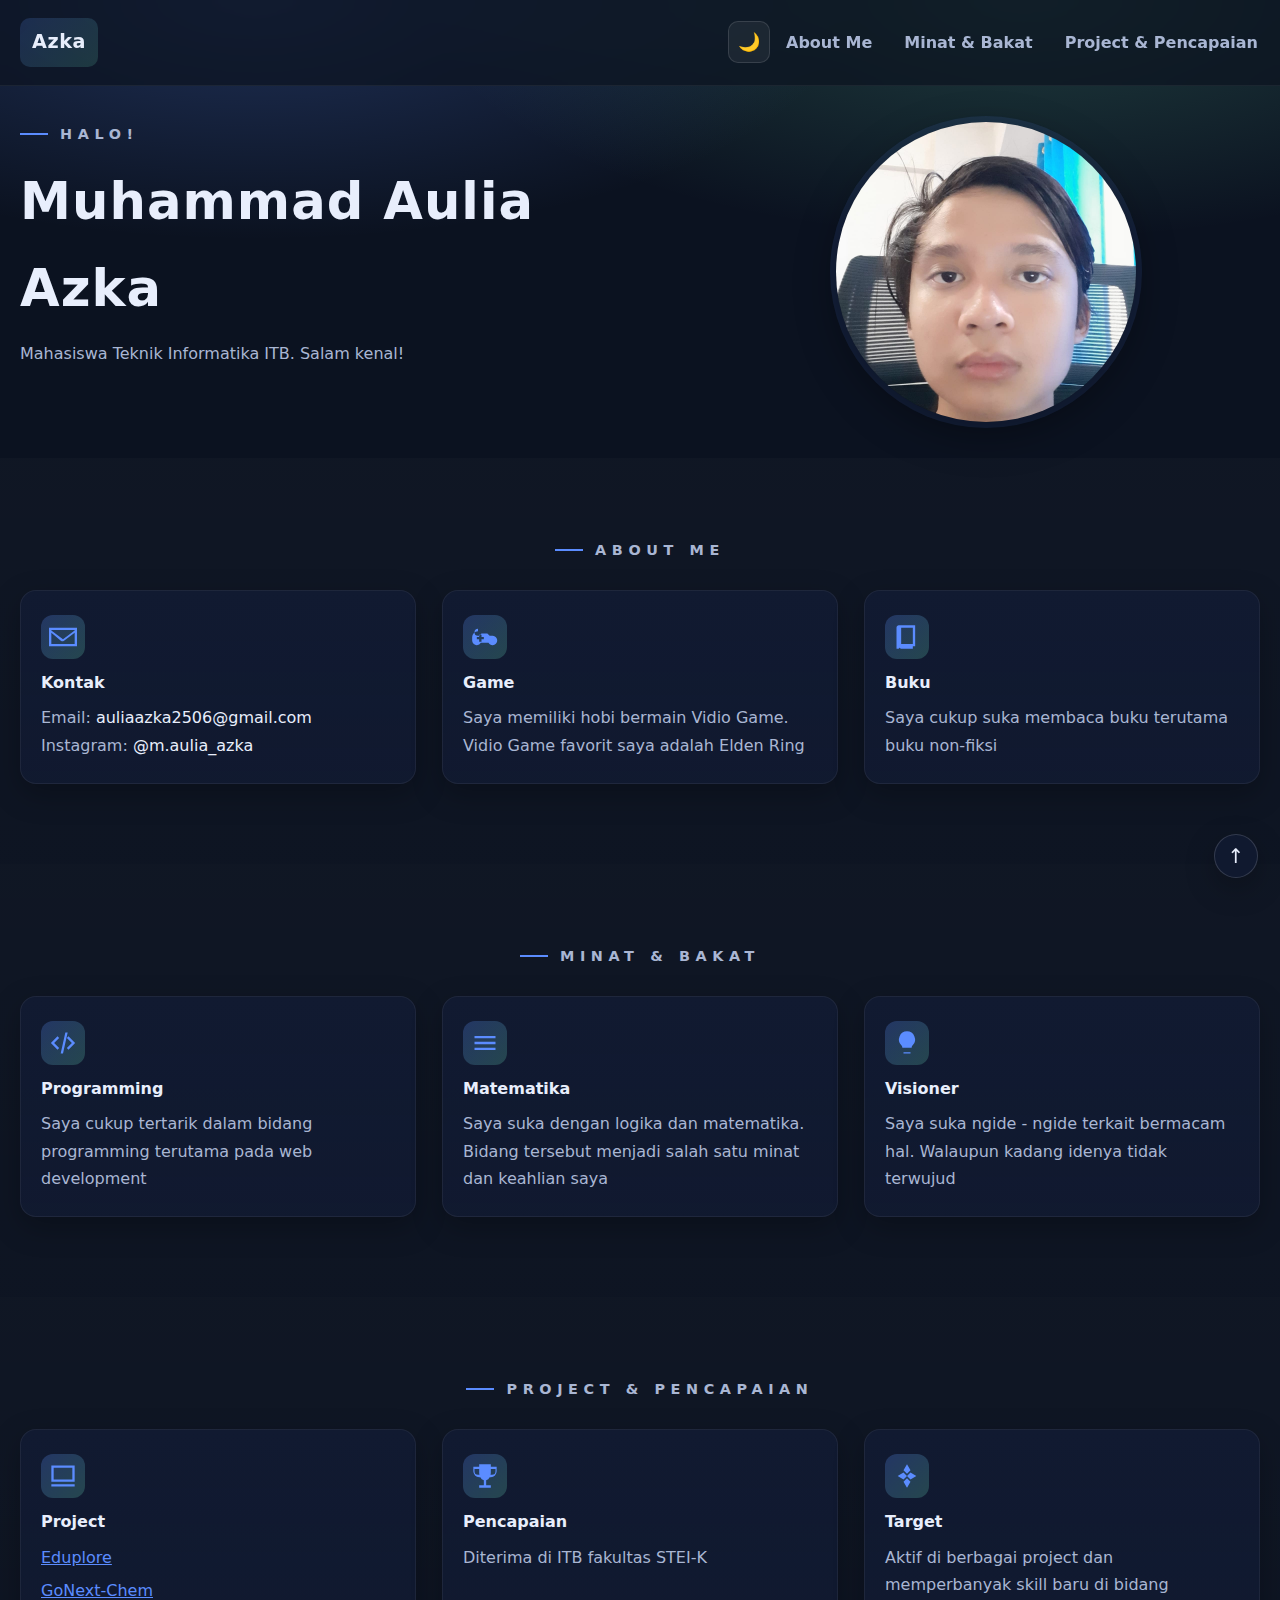
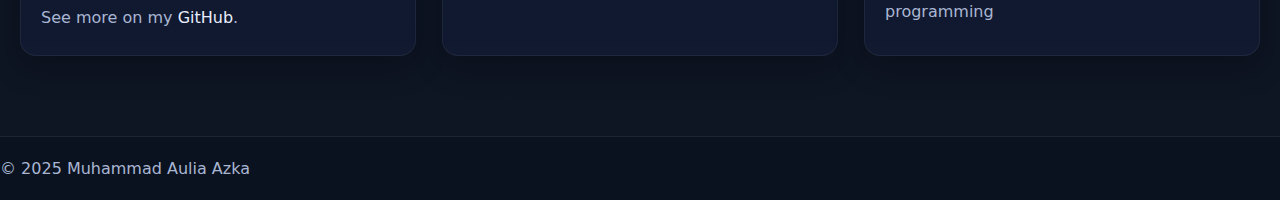
<file: index.html>
<!DOCTYPE html>

<html>
    <head>
        <meta charset="UTF-8"/>
        <meta http-equiv="X-UA-Compatible" content="IE-edge"/>
        <meta name="viewport" content="width=device-width, initial-scale=1.0"/>
        <title>Muhammad Aulia Azka</title>
        <meta name="description" content="Web Portofolio"/>
        <link rel="stylesheet" href="src/style/style.css"/>
    </head>
    <body>
        <!-- Navbar -->
        <header class="site-header">
            <div class="main-container">
                <div class="nav">
                    <a class="logo" href="#hero" aria-label="Kembali ke Paling Atas">Azka</a>
                    <input type="checkbox" id="nav-toggle" class="nav-toggle" />
                    <label for="nav-toggle" class="burger">
                        <span class="line-1"></span>
                        <span class="line-2"></span>
                        <span class="line-3"></span>
                    </label>
                    <input type="checkbox" id="theme-toggle" class="theme-toggle" hidden>
                    <label for="theme-toggle" class="theme-btn"></label>
                    <nav class="nav-links">
                        <ul>
                            <li><a href="#about">About Me</a></li>
                            <li><a href="#minat-bakat">Minat & Bakat</a></li>
                            <li><a href="#projects">Project & Pencapaian</a></li>
                        </ul>
                    </nav>
                </div>
            </div>
        </header>

        <!-- Hero -->
        <section id="hero" class="section">
            <div class="main-container hero-wrap">
                <div class="hero-left">
                    <h3 class="pre-title">Halo!</h3>
                    <h1 class="hero-name">Muhammad Aulia Azka</h1>
                    <p class="hero-sub">
                        Mahasiswa Teknik Informatika ITB. Salam kenal!
                    </p>

                </div>

                <div class="hero-right">
                    <div class="avatar">
                        <img 
                        src="img/Foto Profile.jpg" alt="Foto Profile Muhammad Aulia Azka" width="350" height="350" loading="lazy"/>
                    </div>
                </div>
            </div>
        </section>

        <!-- About -->
        <section id="about" class="section soft-bg">
            <div class="main-container">
                <h3 class="pre-title center">About Me</h3>
                <div class="grid-3">
                    <!-- Kontak -->
                    <article class="card">
                        <div class="card-icon">
                            <svg width="28" height="28" viewBox="0 0 24 24" fill="currentColor"><path d="M24 4v16H0V4h24ZM2 6v.5l10 7.5L22 6.5V6H2Zm0 12h20V8.3l-9.4 7.06a2 2 0 0 1-2.2 0L2 8.3V18Z"/></svg>
                        </div>
                        <h4>Kontak</h4>
                        <p>
                            Email: <a class="text-link" href="mailto:auliaazka2506@gmail.com">auliaazka2506@gmail.com</a><br />
                            Instagram: <a class="text-link" href="https://instagram.com/m.aulia_azka" target="_blank" rel="noopener">@m.aulia_azka</a>
                        </p>
                    </article>
                    <!-- Games -->
                    <article class="card">
                        <div class="card-icon">
                            <svg width="28" height="28" viewBox="0 0 24 24" fill="currentColor"><path d="M6 7a5 5 0 0 0-5 5v3a4 4 0 0 0 4 4 3.99 3.99 0 0 0 3.465-2H15a4 4 0 1 0 3.535-6H16l-2-2H9l-2 2H6a3 3 0 0 1 0-6Zm1 3h2v2h2v2H9v2H7v-2H5v-2h2v-2Z"/></svg>
                        </div>
                        <h4>Game</h4>
                        <p>
                            Saya memiliki hobi bermain Vidio Game. Vidio Game favorit saya adalah Elden Ring
                        </p>
                    </article>
                    <!-- Books -->
                     <article class="card">
                        <div class="card-icon">
                            <svg width="28" height="28" viewBox="0 0 24 24" fill="currentColor"><path d="M3 4c0-1.1.9-2 2-2h14v18H7a2 2 0 0 0-2 2H3V4Zm4 0v14h10V4H7Zm0 16h10v2H7a2 2 0 1 1 0-4h10v2H7Z"/></svg>
                        </div>
                        <h4>Buku</h4>
                        <p>
                            Saya cukup suka membaca buku terutama buku non-fiksi
                        </p>
                     </article>
                </div>
            </div>
        </section>

        <!-- Mina & Bakat -->
        <section id="minat-bakat" class="section soft-bg">
            <div class="main-container">
                <h3 class="pre-title center">Minat &amp; Bakat</h3>

                <div class="grid-3">
                    <!-- Programming -->
                    <article class="card">
                        <div class="card-icon">
                            <svg width="28" height="28" viewBox="0 0 24 24" fill="currentColor"><path d="m8.7 16.3-1.4 1.4L1.6 12l5.7-5.7 1.4 1.4L4.4 12l4.3 4.3Zm6.6 0 4.3-4.3-4.3-4.3 1.4-1.4L22.4 12l-5.7 5.7-1.4-1.4ZM14 3l-4 18h2l4-18h-2Z"/></svg>
                        </div>
                        <h4>Programming</h4>
                        <p>
                            Saya cukup tertarik dalam bidang programming terutama pada web development
                        </p>
                    </article>
                    <!-- Matematika -->
                    <article class="card">
                        <div class="card-icon">
                            <svg width="28" height="28" viewBox="0 0 24 24" fill="currentColor"><path d="M3 6h18v2H3V6Zm0 5h18v2H3v-2Zm0 5h18v2H3v-2Z"/></svg>
                        </div>
                        <h4>Matematika</h4>
                        <p>
                            Saya suka dengan logika dan matematika. Bidang tersebut menjadi salah satu minat dan keahlian saya
                        </p>
                    </article>
                    <!-- Visioner -->
                    <article class="card">
                        <div class="card-icon">
                            <svg width="28" height="28" viewBox="0 0 24 24" fill="currentColor"><path d="M9 21h6v-1H9v1Zm3-19a7 7 0 0 0-4.9 11.9c.7.7.9 1.2.9 2.1h8c0-.9.2-1.4.9-2.1A7 7 0 0 0 12 2Z"/></svg>
                        </div>
                        <h4>Visioner</h4>
                        <p>
                            Saya suka ngide - ngide terkait bermacam hal. Walaupun kadang idenya tidak terwujud
                        </p>
                    </article>
                </div>
            </div>
        </section>

        <!-- Project & Pencapaian -->
        <section id="projects" class="section soft-bg">
            <div class="main-container">
                <h3 class="pre-title center">Project &amp; Pencapaian</h3>

                <div class="grid-3">
                    <!-- projects -->
                    <article class="card">
                        <div class="card-icon">
                            <svg width="28" height="28" viewBox="0 0 24 24" fill="currentColor"><path d="M2 3h20v14H2V3Zm2 2v10h16V5H4Zm-2 14h20v2H2v-2Z"/></svg>
                        </div>
                        <h4>Project</h4>
                        <ul class="project-list">
                            <li><a href="https://github.com/Azzkaaaa/Eduplore" target="_blank" rel="noopener noreferrer">Eduplore</a></li>
                            <li><a href="https://github.com/Azzkaaaa/Tubes2_GoNext-Chem" target="_blank" rel="noopener noreferrer">GoNext-Chem</a></li>
                        </ul>

                        <p>See more on my
                            <a href="https://github.com/Azzkaaaa" target="_blank" rel="noopener noreferrer">GitHub</a>.
                        </p>
                    </article>
                    <!-- Pencapaian -->
                    <article class="card">
                        <div class="card-icon">
                            <svg width="28" height="28" viewBox="0 0 24 24" fill="currentColor"><path d="M17 4V2H7v2H2v4a5 5 0 0 0 5 5h1a5 5 0 0 0 3 2.7V20H7v2h10v-2h-4v-4.3A5 5 0 0 0 16 13h1a5 5 0 0 0 5-5V4h-5ZM6 11a3 3 0 0 1-3-3V6h4v3c0 .7.1 1.4.3 2H6Zm15-3a3 3 0 0 1-3 3h-1.3c.2-.6.3-1.3.3-2V6h4v2Z"/></svg>
                        </div>
                        <h4>Pencapaian</h4>
                        <p>Diterima di ITB fakultas STEI-K</p>
                    </article>
                    <!-- Target -->
                    <article class="card">
                        <div class="card-icon">
                            <svg width="28" height="28" viewBox="0 0 24 24" fill="currentColor"><path d="m12 2 3 5-3 3-3-3 3-5Zm8 10-5 3-3-3 3-3 5 3ZM4 12l5-3 3 3-3 3-5-3Zm8 10-3-5 3-3 3 3-3 5Z"/></svg>
                        </div>
                        <h4>Target</h4>
                        <p>Aktif di berbagai project dan memperbanyak skill baru di bidang programming</p>
                    </article>
                </div>
            </div>
        </section>

        <!-- Footer -->
        <footer class="site-footer">
            <div class="main-container footer-inner">
                <p>© 2025 Muhammad Aulia Azka</p>
            </div>

            <a href="#hero" class="back-to-top">↑</a>
        </footer>
    </body>
</html>
</file>
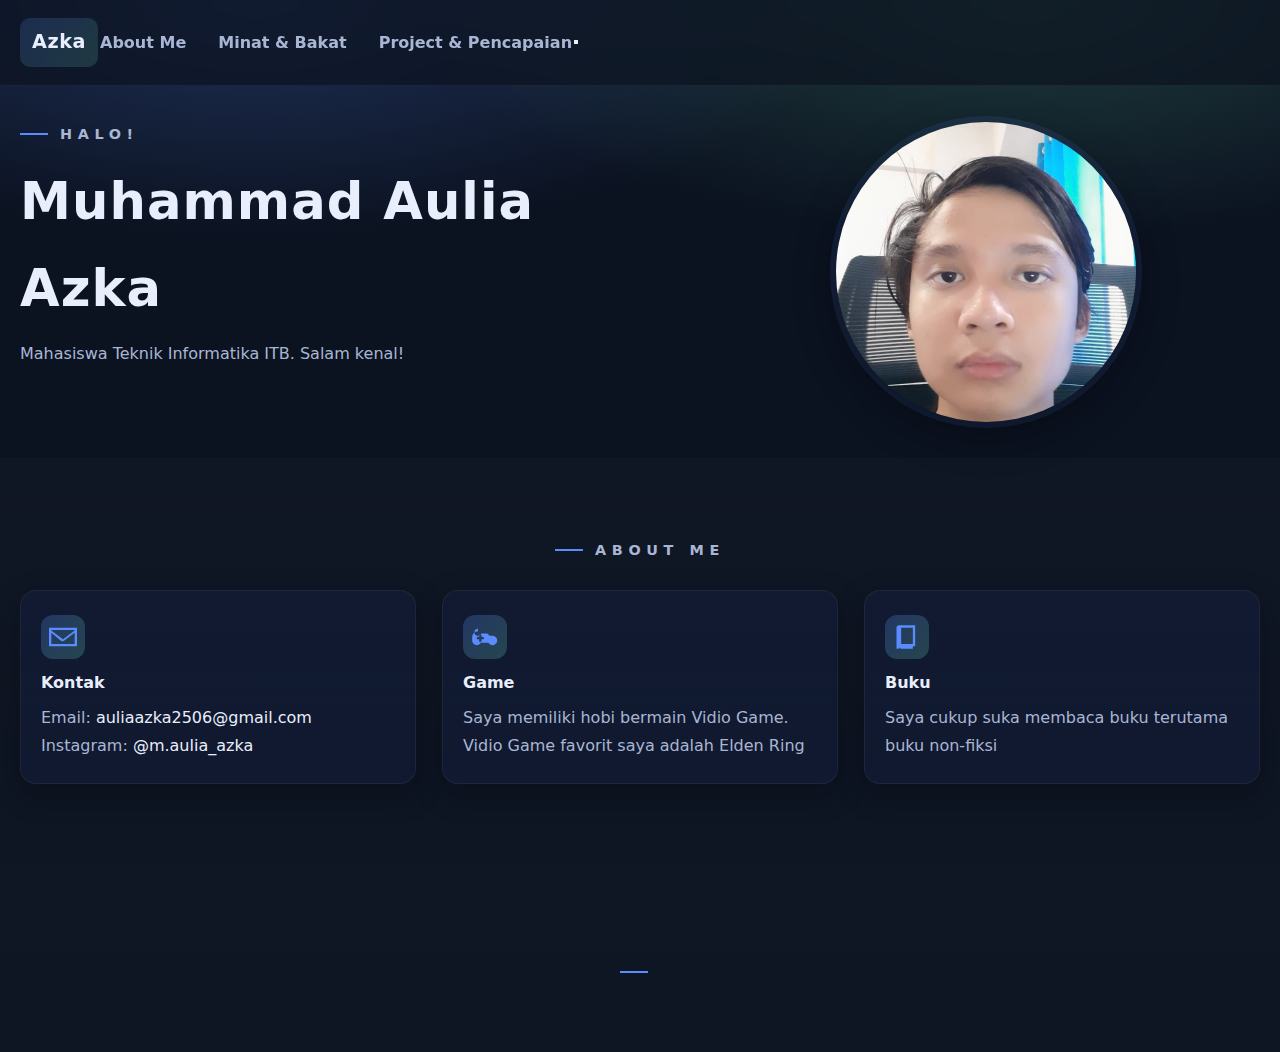
<file: src/html/index.html>
<!DOCTYPE html>

<html>
    <head>
        <meta charset="UTF-8"/>
        <meta http-equiv="X-UA-Compatible" content="IE-edge"/>
        <meta name="viewport" content="width=device-width, initial-scale=1.0"/>
        <title>Muhammad Aulia Azka</title>
        <meta name="description" content="Web Portofolio"/>
        <link rel="stylesheet" href="../style/style.css"/>
    </head>
    <body>

        <!-- Navbar -->
        <header class="site-header">
            <div class="main-container">
                <div class="nav">
                    <a class="logo" href="#hero" aria-label="Kembali ke Paling Atas">Azka</a>
                    <nav class="nav-links" aria-label="Navigasi Utama">
                        <ul>
                            <li><a href="#about">About Me</a></li>
                            <li><a href="#minat-bakat">Minat & Bakat</a></li>
                            <li><a href="#projects">Project & Pencapaian</a></li>
                        </ul>
                    </nav>
    
                    <button class="Burger" aria-label="Buka Menu">
                        <span class="line-1"></span>
                        <span class="line-2"></span>
                        <span class="line-2"></span>
                    </button>
                </div>
            </div>
        </header>

        <!-- Hero -->
        <section id="hero" class="section">
            <div class="main-container hero-wrap">
                <div class="hero-left">
                    <h3 class="pre-title">Halo!</h3>
                    <h1 class="hero-name">Muhammad Aulia Azka</h1>
                    <p class="hero-sub">
                        Mahasiswa Teknik Informatika ITB. Salam kenal!
                    </p>

                </div>

                <div class="hero-right">
                    <div class="avatar">
                        <img 
                        src="/img/Foto Profile.jpg" alt="Foto Profile Muhammad Aulia Azka" width="350" height="350" loading="lazy"/>
                    </div>
                </div>
            </div>
        </section>

        <!-- About -->
        <section id="about" class="section soft-bg">
            <div class="main-container">
                <h3 class="pre-title center">About Me</h3>
                <div class="grid-3">
                    <!-- Kontak -->
                    <article class="card">
                        <div class="card-icon" aria-hidden="true">
                            <svg width="28" height="28" viewBox="0 0 24 24" fill="currentColor"><path d="M24 4v16H0V4h24ZM2 6v.5l10 7.5L22 6.5V6H2Zm0 12h20V8.3l-9.4 7.06a2 2 0 0 1-2.2 0L2 8.3V18Z"/></svg>
                        </div>
                        <h4>Kontak</h4>
                        <p>
                            Email: <a class="text-link" href="mailto:auliaazka2506@gmail.com">auliaazka2506@gmail.com</a><br />
                            Instagram: <a class="text-link" href="https://instagram.com/m.aulia_azka" target="_blank" rel="noopener">@m.aulia_azka</a>
                        </p>
                    </article>
                    <!-- Games -->
                    <article class="card">
                        <div class="card-icon" aria-hidden="true">
                            <svg width="28" height="28" viewBox="0 0 24 24" fill="currentColor"><path d="M6 7a5 5 0 0 0-5 5v3a4 4 0 0 0 4 4 3.99 3.99 0 0 0 3.465-2H15a4 4 0 1 0 3.535-6H16l-2-2H9l-2 2H6a3 3 0 0 1 0-6Zm1 3h2v2h2v2H9v2H7v-2H5v-2h2v-2Z"/></svg>
                        </div>
                        <h4>Game</h4>
                        <p>
                            Saya memiliki hobi bermain Vidio Game. Vidio Game favorit saya adalah Elden Ring
                        </p>
                    </article>
                    <!-- Books -->
                     <article class="card">
                        <div class="card-icon" aria-hidden="true">
                            <svg width="28" height="28" viewBox="0 0 24 24" fill="currentColor"><path d="M3 4c0-1.1.9-2 2-2h14v18H7a2 2 0 0 0-2 2H3V4Zm4 0v14h10V4H7Zm0 16h10v2H7a2 2 0 1 1 0-4h10v2H7Z"/></svg>
                        </div>
                        <h4>Buku</h4>
                        <p>
                            Saya cukup suka membaca buku terutama buku non-fiksi
                        </p>
                     </article>
                </div>
            </div>
        </section>

        <!-- Mina & Bakat -->
        <section id="minat-bakat" class="section soft-bg">
            <div class="main-container">
                <h3 class="pre-title center"></h3>
            </div>
        </section>
    </body>
</html>
</file>
<file: src/style/style.css>
*{
    box-sizing: border-box; 
    margin: 0; 
    padding: 0;
}

:root{
  --bg: #0b1220;
  --bg-soft: #0f1629;
  --card: #111a31;
  --text: #e8eefc;
  --muted: #a9b6d3;
  --accent: #5b8cff;
  --accent-2: #6ee7b7;
  --shadow: 0 10px 30px rgba(0,0,0,.25);
}

html{scroll-behavior: smooth;}

body{
  font-family: system-ui, -apple-system, "Segoe UI", Roboto, Arial, "Noto Sans", sans-serif;
  color: var(--text);
  background:
  radial-gradient(1000px 400px at 20% 0%, rgba(91,140,255,0.25), transparent 60%),
  radial-gradient(1000px 400px at 80% 0%, rgba(110,231,183,0.20), transparent 60%),
  var(--bg);
  line-height: 1.7;
}

img{display: block; max-width: 100%; height: auto;}

a{color: var(--text); text-decoration: none;}
a.text-link{color: var(--text); text-decoration: none;}
a.text-link:hover{opacity: .9;}

.main-container{max-width: 1400px; margin: 0 auto; padding: 0 20px;}

.section{
  padding: 80px 0; 
  scroll-margin-block: 96px;
}

.soft-bg{background: linear-gradient(to bottom, rgba(255, 255, 255, 0.02), rgba(255, 255, 255, 0.01));}

.pre-title{
  text-transform: uppercase;
  letter-spacing: .35rem;
  color: var(--muted);
  position: relative;
  padding-left: 40px;
  width: fit-content;
  font-weight: 600;
  font-size: .9rem;
  margin-bottom: 12px;
}

.pre-title::before{
  content: "";
  width: 28px;
  height: 2px;
  background: var(--accent);
  position: absolute;
  left: 0;
  top: 50%;
  transform: translateY(-50%);
}

.pre-title.center{margin: 0 auto 28px;}

.site-header {
  position: sticky; 
  top: 0; 
  z-index: 100;
  backdrop-filter: blur(10px);
  background: rgba(11,18,32,0.7);
  border-bottom: 1px solid rgba(255,255,255,0.06);
}

.nav{
  display: flex;
  align-items: center;
  justify-content: space-between;
  padding: 18px 0;
}

.logo {
  font-weight: 800; font-size: 1.2rem; letter-spacing: .03em;
  padding: 8px 12px; border-radius: 10px;
  background: linear-gradient(135deg, rgba(91,140,255,.18), rgba(110,231,183,.16));
}

.nav-links ul{
  list-style: none;
  display: flex;
  gap: 28px;
}

.nav-links a{
  color: var(--muted);
  font-weight: 600;
  padding: 8px 2px;
  position: relative;
}

.nav-links a:hover{
  color: var(--text);
}

.nav-links  a::after{
  content: "";
  position: absolute;
  left: 0;
  right: 0;
  bottom: -6px;
  height: 2px;
  background: var(--accent);
  transform: scaleX(0);
  transform-origin: left;
  transition: .25s ease;
}

.nav-links a:hover::after { 
  transform: scaleX(1); 
}

.nav-toggle { 
  display: none; 
}

.burger{
  width: 42px;
  height: 42px;
  cursor: pointer;
  border: 1px solid rgba(255,255,255,.1);
  border-radius: 10px;
  background: transparent;

  display: none;                 
  align-items: center;
  justify-content: center;
  flex-direction: column;        
  gap: 6px;                      
}

.burger span{
  display: block;
  width: 22px;
  height: 2px;
  background: var(--text);
  border-radius: 2px;
  transition: .3s ease;
}



#hero.section{
  padding-top: 36px;          
  padding-bottom: 36px;       
}

.hero-wrap{
  display: grid;
  gap: 24px;
  grid-template-columns: 1.1fr .9fr;
  align-items: start;
}

.hero-name{
  font-size: clamp(2rem, 4.5vw, 3.2rem);
  font-weight: 800;
  margin: 4px 0 8px;
  letter-spacing: .02em;
}

.hero-sub{
  color: var(--muted);
  max-width: 56ch;
}

.hero-cta{
  margin-top: 20px;
  display: flex;
  flex-wrap: wrap;
  gap: 12px;
}

.btn{
  display: inline-flex;
  align-items: center;
  justify-content: center;
  padding: 10px 16px;
  border-radius: 12px;
  font-weight: 700;
  border: 1px solid transparent;
  transition: .2s ease;
  box-shadow: none;
}

.btn.primary{
  background: linear-gradient(135deg, var(--accent), #4a78ff);
  color: white;
}

.btn.primary:hover{
  transform: translateY(-1px); 
  box-shadow: var(--shadow); 
}

.btn.ghost{
  background: transparent; color: var(--text);
  border-color: rgba(255,255,255,.15);
}

.btn.ghost:hover{
  border-color: var(--accent); 
  color: var(--accent);
}

.btn.link{
  background: transparent; 
  color: var(--accent); 
  padding-left: 2px; 
  padding-right: 2px;
}

.avatar{
  width: clamp(220px, 32vw, 300px);
  max-width: 100%; aspect-ratio: 1/1;
  border-radius: 50%; overflow: hidden;
  box-shadow: 0 12px 40px rgba(0,0,0,.35), 0 0 0 6px rgba(91,140,255,.12);
  margin-inline: auto;
}

.avatar img{ 
  width: 100%; 
  height: 100%; 
  object-fit: cover; 
}

.grid-3{
  display: grid; 
  grid-template-columns: repeat(3, 1fr);
  gap: 26px;
}

@media (max-width: 960px){ .grid-3{ grid-template-columns: repeat(2, 1fr); } }
@media (max-width: 640px){ .grid-3{ grid-template-columns: 1fr; } }

.card{
  background: linear-gradient(180deg, var(--card), rgba(17,26,49,.9));
  border: 1px solid rgba(255,255,255,.06);
  border-radius: 16px; padding: 24px 20px;
  box-shadow: var(--shadow);
  transition: transform .18s ease, border-color .18s ease, box-shadow .18s ease;
}

.card:hover{
  transform: translateY(-4px);
  border-color: rgba(91,140,255,.4);
  box-shadow: 0 12px 36px rgba(91,140,255,.15);
}

.card h4 { 
  margin-bottom: 8px; 
}

.card p { 
  color: var(--muted); 
}

.card-icon {
  width: 44px; height: 44px; border-radius: 12px;
  display: grid; place-items: center;
  margin-bottom: 10px;
  background: linear-gradient(135deg, rgba(91,140,255,.25), rgba(110,231,183,.22));
  color: var(--accent);
}

.site-footer{
  border-top: 1px solid rgba(255,255,255,.08);
  background: rgba(11,18,32,.6);
}

.footer-inner{
  display: flex; align-items: center; justify-content: space-between;
  gap: 12px; padding: 18px 0;
}

.site-footer p{ 
  color: var(--muted); 
}

.back-to-top{
  position: fixed; 
  right: 22px; 
  bottom: 22px; 
  z-index: 90;
  width: 44px; 
  height: 44px; 
  border-radius: 50%;
  border: 1px solid rgba(255,255,255,.15); 
  background: rgba(17,26,49,.9);
  color: var(--text); 
  font-size: 20px; 
  display: grid; 
  place-items: center;
  box-shadow: var(--shadow); 
  text-decoration: none;
}

.project-list{ 
  list-style: none; 
  margin: 8px 0 0; 
  padding: 0; 
}

.project-list li + li{ 
  margin-top: 6px; 
}

.project-list a{ 
  color: var(--accent); 
  text-decoration: underline; 
}

.project-list a:hover{ 
  opacity: .85; 
}

@media (max-width: 1024px){
  .hero-wrap{ grid-template-columns: 1fr; }
  .hero-right{ order: -1; }
}

@media (max-width: 820px){
  .burger{ 
    display: inline-flex; 
  }

  .nav-links{
    position: fixed; 
    inset: 70px 16px auto 16px;
    background: rgba(15,22,41,.98);
    border: 1px solid rgba(255,255,255,.08);
    border-radius: 16px; 
    padding: 14px;
    transform: translateY(-16px) scale(.98);
    opacity: 0; 
    pointer-events: none;
    transition: .25s ease; 
    box-shadow: var(--shadow);
  }

  .nav-links ul{ 
    flex-direction: column; 
    gap: 8px; 
  }
  
  .nav-links a{ 
    display: block; 
    padding: 10px 12px; 
    border-radius: 10px; 
    color: var(--text); 
  }
  
  .nav-links a:hover{ 
    background: rgba(255,255,255,.05); 
  }

  .nav-toggle:checked ~ .nav-links{
    opacity: 1; 
    transform: translateY(0) scale(1);
    pointer-events: auto;
  }

  .nav-links ul { 
    display: flex; 
  }
}

.burger{
  transition: background .25s ease, border-color .25s ease, box-shadow .25s ease;
}

.nav-toggle:checked + .burger{
  background: linear-gradient(135deg, var(--accent), #4a78ff);
  border-color: rgba(91,140,255,.6);
  box-shadow: 0 8px 22px rgba(91,140,255,.25);
}

.nav-toggle:checked + .burger span{
  background: #fff;
}

.theme-btn{
  width: 42px; height: 42px;
  border-radius: 10px;
  border: 1px solid rgba(255,255,255,.12);
  background: rgba(255,255,255,.06);
  display: inline-grid; place-items: center;
  margin-left: 10px; cursor: pointer;
  transition: background .25s, border-color .25s, box-shadow .25s;
}

.theme-btn::before{ content:"🌙"; 
  font-size:18px; 
}

@media (max-width: 820px){
  .burger{ display: inline-flex; }
  .theme-btn{ margin-left: 8px; }
}

html:has(#theme-toggle:checked){
  --bg: #ffffff;
  --bg-soft: #f7f9fc;
  --card: #ffffff;
  --text: #0f172a;
  --muted: #475569;
  --accent: #4a78ff;
  --accent-2: #16a34a;
}

html:has(#theme-toggle:checked) body{
  background:
    radial-gradient(1000px 400px at 20% 0%, rgba(74,120,255,.18), transparent 60%),
    radial-gradient(1000px 400px at 80% 0%, rgba(22,163,74,.12), transparent 60%),
    var(--bg);
}

html:has(#theme-toggle:checked) .site-header{
  background: rgba(255,255,255,.78);
  border-bottom: 1px solid rgba(0,0,0,.08);
  backdrop-filter: blur(10px);
}
html:has(#theme-toggle:checked) .site-footer{
  background: rgba(255,255,255,.78);
  border-top: 1px solid rgba(0,0,0,.08);
}
html:has(#theme-toggle:checked) .card{
  border-color: rgba(0,0,0,.08);
  box-shadow: 0 8px 24px rgba(0,0,0,.08);
}

html:has(#theme-toggle:checked) .nav-links{
  background: rgba(255,255,255,.98);
  border: 1px solid rgba(0,0,0,.08);
}
html:has(#theme-toggle:checked) .nav-links a:hover{
  background: rgba(0,0,0,.05);
}

html:has(#theme-toggle:checked) .back-to-top{
  background: #ffffff;
  border-color: rgba(0,0,0,.12);
  color: var(--text);
}

html:has(#theme-toggle:checked) .burger{
  background: rgba(0,0,0,.06);
  border-color: rgba(0,0,0,.12);
}

html:has(#theme-toggle:checked) .burger span{ 
  background: var(--text); 
}

html:has(#theme-toggle:checked) .theme-btn{
  background: linear-gradient(135deg, var(--accent), #6ea2ff);
  border-color: rgba(74,120,255,.45);
  box-shadow: 0 8px 22px rgba(74,120,255,.22);
}

html:has(#theme-toggle:checked) .theme-btn::before{ 
  content:"☀️"; 
}

@media (min-width: 821px){
  .nav{
    justify-content: flex-start;    
  }

  .theme-btn{
    margin-left: auto;              
    margin-right: 14px;             
  }
}
</file>
